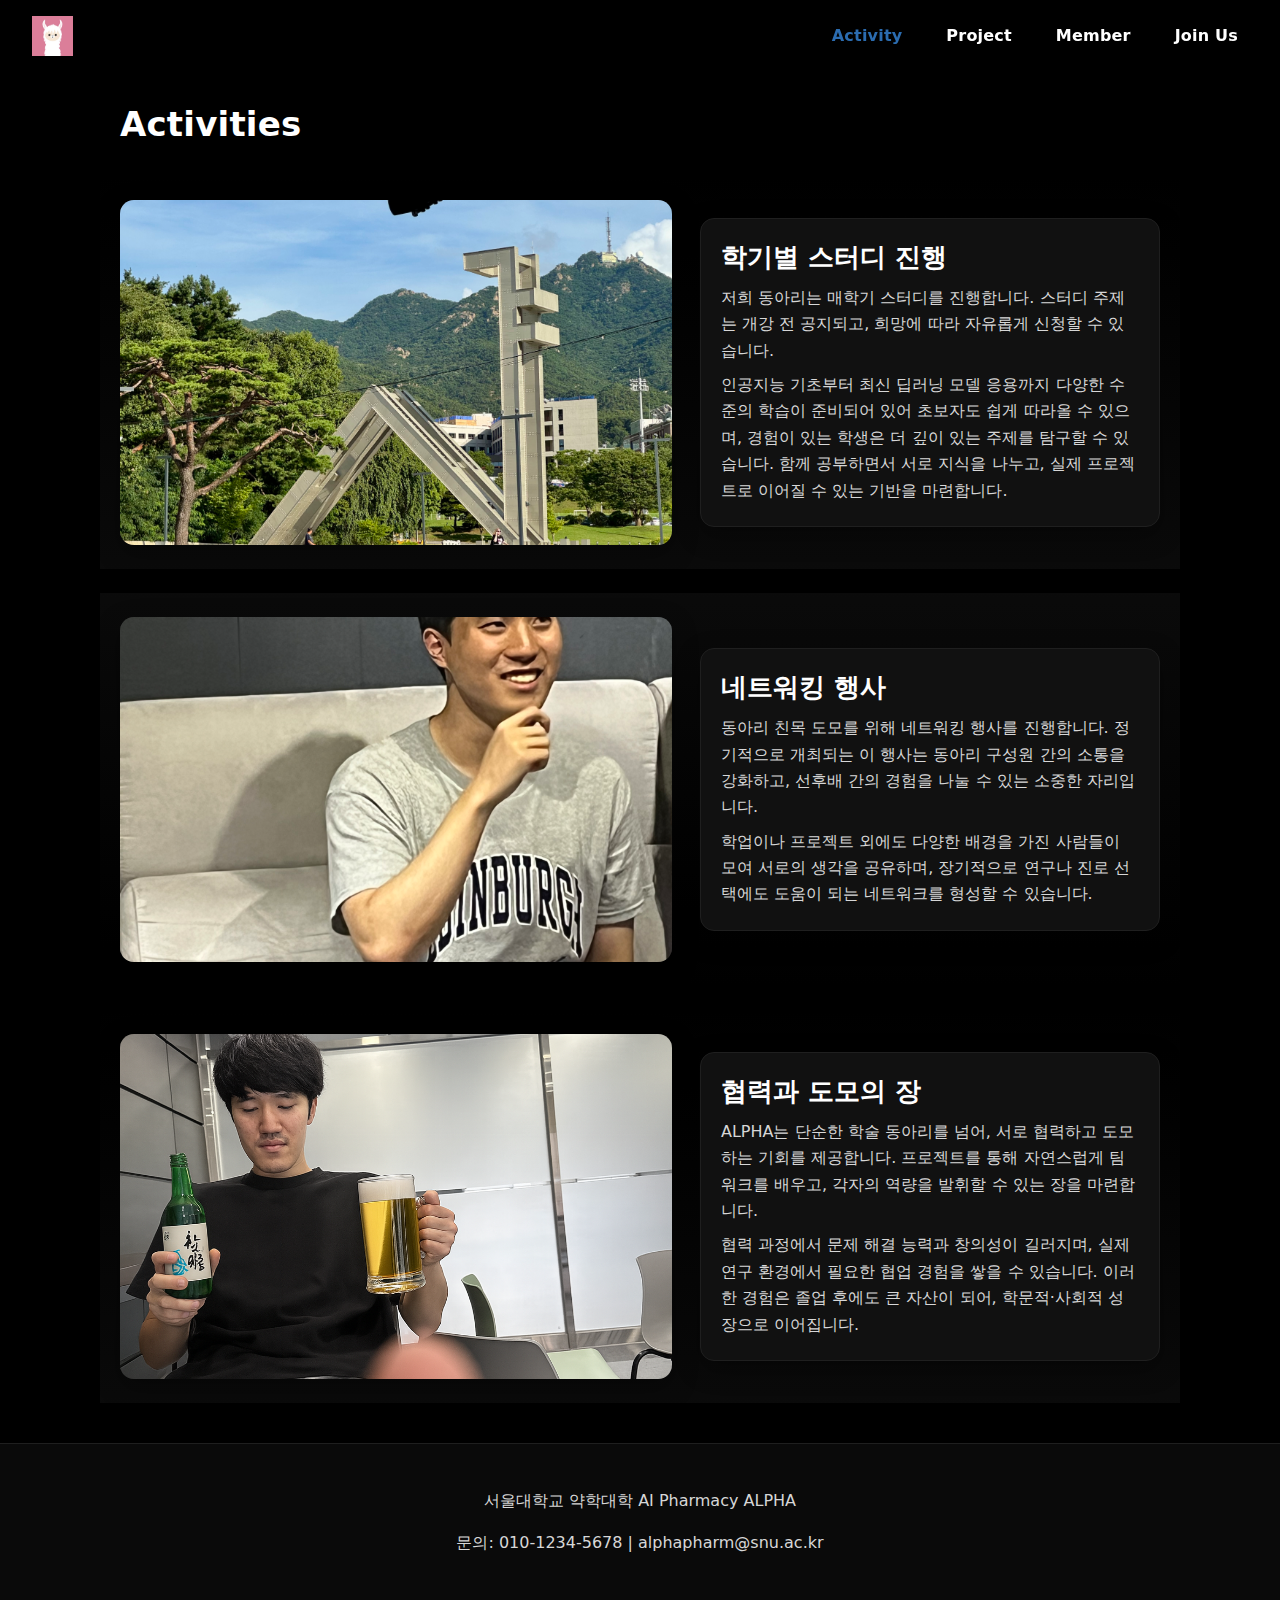
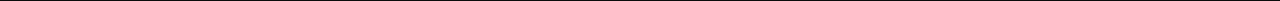
<file: activities.html>
<!DOCTYPE html>
<html lang="ko">
<head>
  <meta charset="UTF-8" />
  <meta name="viewport" content="width=device-width, initial-scale=1.0"/>
  <title>ALPHA — Activities</title>
  <link rel="stylesheet" href="style/styleact.css">
</head>
<body>
  <header class="main-header">
    <div class="logo-area">
      <a href="index.html" aria-label="홈으로">
        <img src="image/logo.png" alt="AI Pharmacy ALPHA 로고" class="logo">
      </a>
    </div>
    <nav class="main-nav" aria-label="주요 메뉴">
      <ul>
        <li><a href="activities.html" aria-current="page">Activity</a></li>
        <li><a href="project.html">Project</a></li>
        <li><a href="member.html">Member</a></li>
        <li><a href="join.html">Join Us</a></li>
      </ul>
    </nav>
  </header>

  <main id="content" role="main">
    <h1 class="page-title">Activities</h1>

    <!-- 섹션 1: 스터디 -->
    <section class="activity-block" id="study">
      <figure class="activity-media">
        <img src="image/SNU.jpg" alt="스터디에서 함께 토론하는 모습">
      </figure>
      <div class="activity-text">
        <h2>학기별 스터디 진행</h2>
        <p>
          저희 동아리는 매학기 스터디를 진행합니다. 스터디 주제는 개강 전 공지되고,
          희망에 따라 자유롭게 신청할 수 있습니다. 
        </p>
        <p>
          인공지능 기초부터 최신 딥러닝 모델 응용까지 다양한 수준의 학습이 준비되어 있어
          초보자도 쉽게 따라올 수 있으며, 경험이 있는 학생은 더 깊이 있는 주제를 탐구할 수 있습니다.
          함께 공부하면서 서로 지식을 나누고, 실제 프로젝트로 이어질 수 있는 기반을 마련합니다.
        </p>
      </div>
    </section>

    <!-- 섹션 2: 네트워킹 -->
    <section class="activity-block" id="networking">
      <figure class="activity-media">
        <img src="image/DIC.jpg" alt="동아리 네트워킹 행사 현장">
      </figure>
      <div class="activity-text">
        <h2>네트워킹 행사</h2>
        <p>
          동아리 친목 도모를 위해 네트워킹 행사를 진행합니다. 정기적으로 개최되는 이 행사는
          동아리 구성원 간의 소통을 강화하고, 선후배 간의 경험을 나눌 수 있는 소중한 자리입니다.
        </p>
        <p>
          학업이나 프로젝트 외에도 다양한 배경을 가진 사람들이 모여 서로의 생각을 공유하며,
          장기적으로 연구나 진로 선택에도 도움이 되는 네트워크를 형성할 수 있습니다.
        </p>
      </div>
    </section>

    <!-- 섹션 3: 협력 기회 -->
    <section class="activity-block" id="collaboration">
      <figure class="activity-media">
        <img src="image/DONG.png" alt="프로젝트 협업을 하는 모습">
      </figure>
      <div class="activity-text">
        <h2>협력과 도모의 장</h2>
        <p>
          ALPHA는 단순한 학술 동아리를 넘어, 서로 협력하고 도모하는 기회를 제공합니다.
          프로젝트를 통해 자연스럽게 팀워크를 배우고, 각자의 역량을 발휘할 수 있는 장을 마련합니다.
        </p>
        <p>
          협력 과정에서 문제 해결 능력과 창의성이 길러지며, 실제 연구 환경에서 필요한 협업 경험을 쌓을 수 있습니다.
          이러한 경험은 졸업 후에도 큰 자산이 되어, 학문적·사회적 성장으로 이어집니다.
        </p>
      </div>
    </section>
  </main>

  <footer>
    <div><p>서울대학교 약학대학 AI Pharmacy ALPHA</p></div>
    <div><p>문의: 010-1234-5678 | alphapharm@snu.ac.kr</p></div>
  </footer>
</body>
</html>
</file>
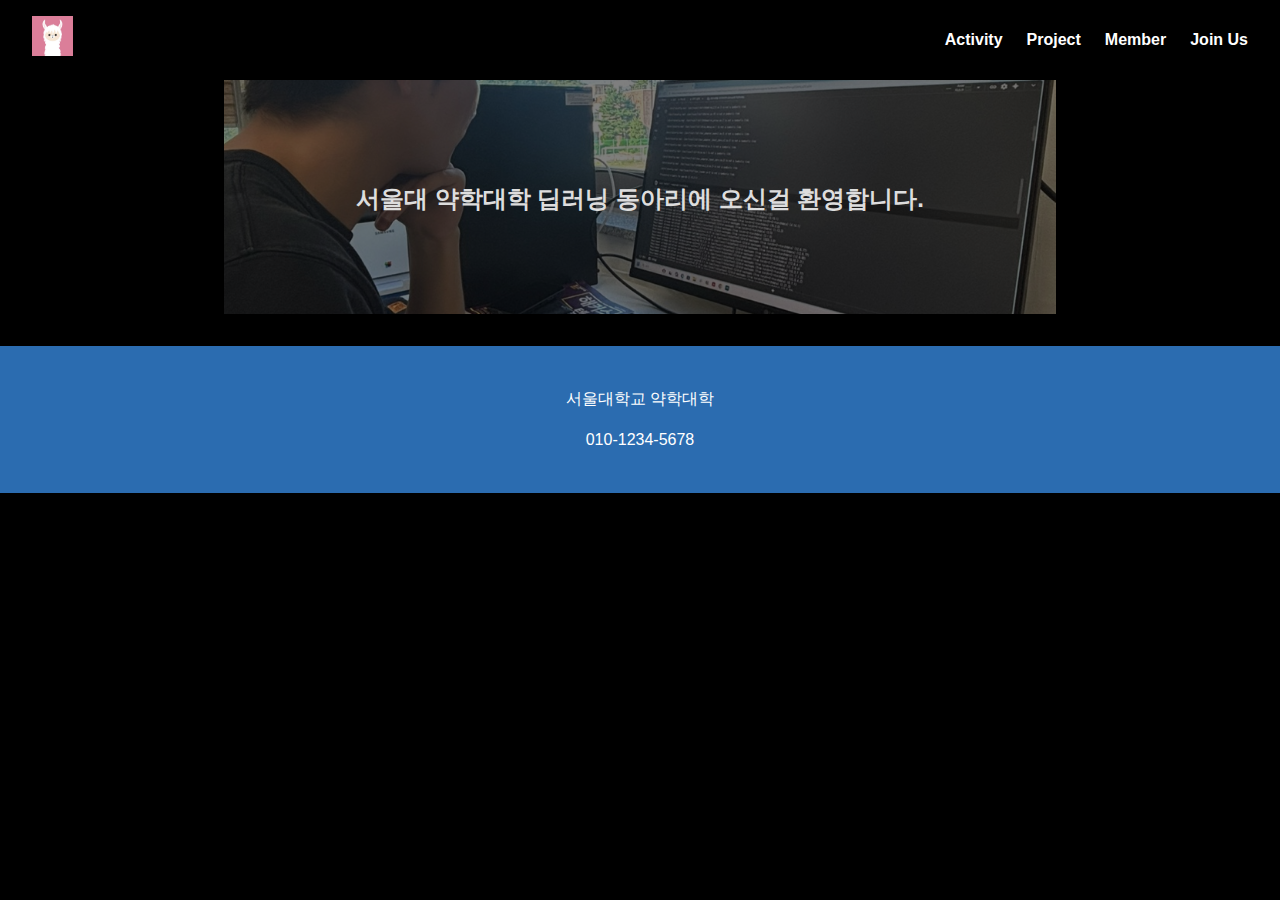
<file: home.html>
<!DOCTYPE html>
<html>
<head>
    <meta charset="UTF-8">
    <meta name="viewport" content="width=device-width, initial-scale=1.0">
    <title>AI pharmacy ALPHA</title>
    <link rel="stylesheet" href="style.css">
</head>
<body>
    <header class="main-header">
        <div class="logo-area">
            <img src="logo.png" alt="ALPHA 로고" class="logo">
        </div>
        <nav class="main-nav"> 
            <ul>
                <li><a href="activities.html">Activity</a></li>
                <li><a href="project.html">Project</a></li>
                <li><a href="member.html">Member</a></li>
                <li><a href="join.html">Join Us</a></li>
            </ul>
        </nav>
    </header>

    <main role="main">
        <section class="hero">
            <h2>서울대 약학대학 딥러닝 동아리에 오신걸 환영합니다.</h2>
        </section>
    </main>

    <footer>
        <div><p>서울대학교 약학대학</p></div>
        <div><p>010-1234-5678</p></div>
    </footer>
</body>
</html>
</file>
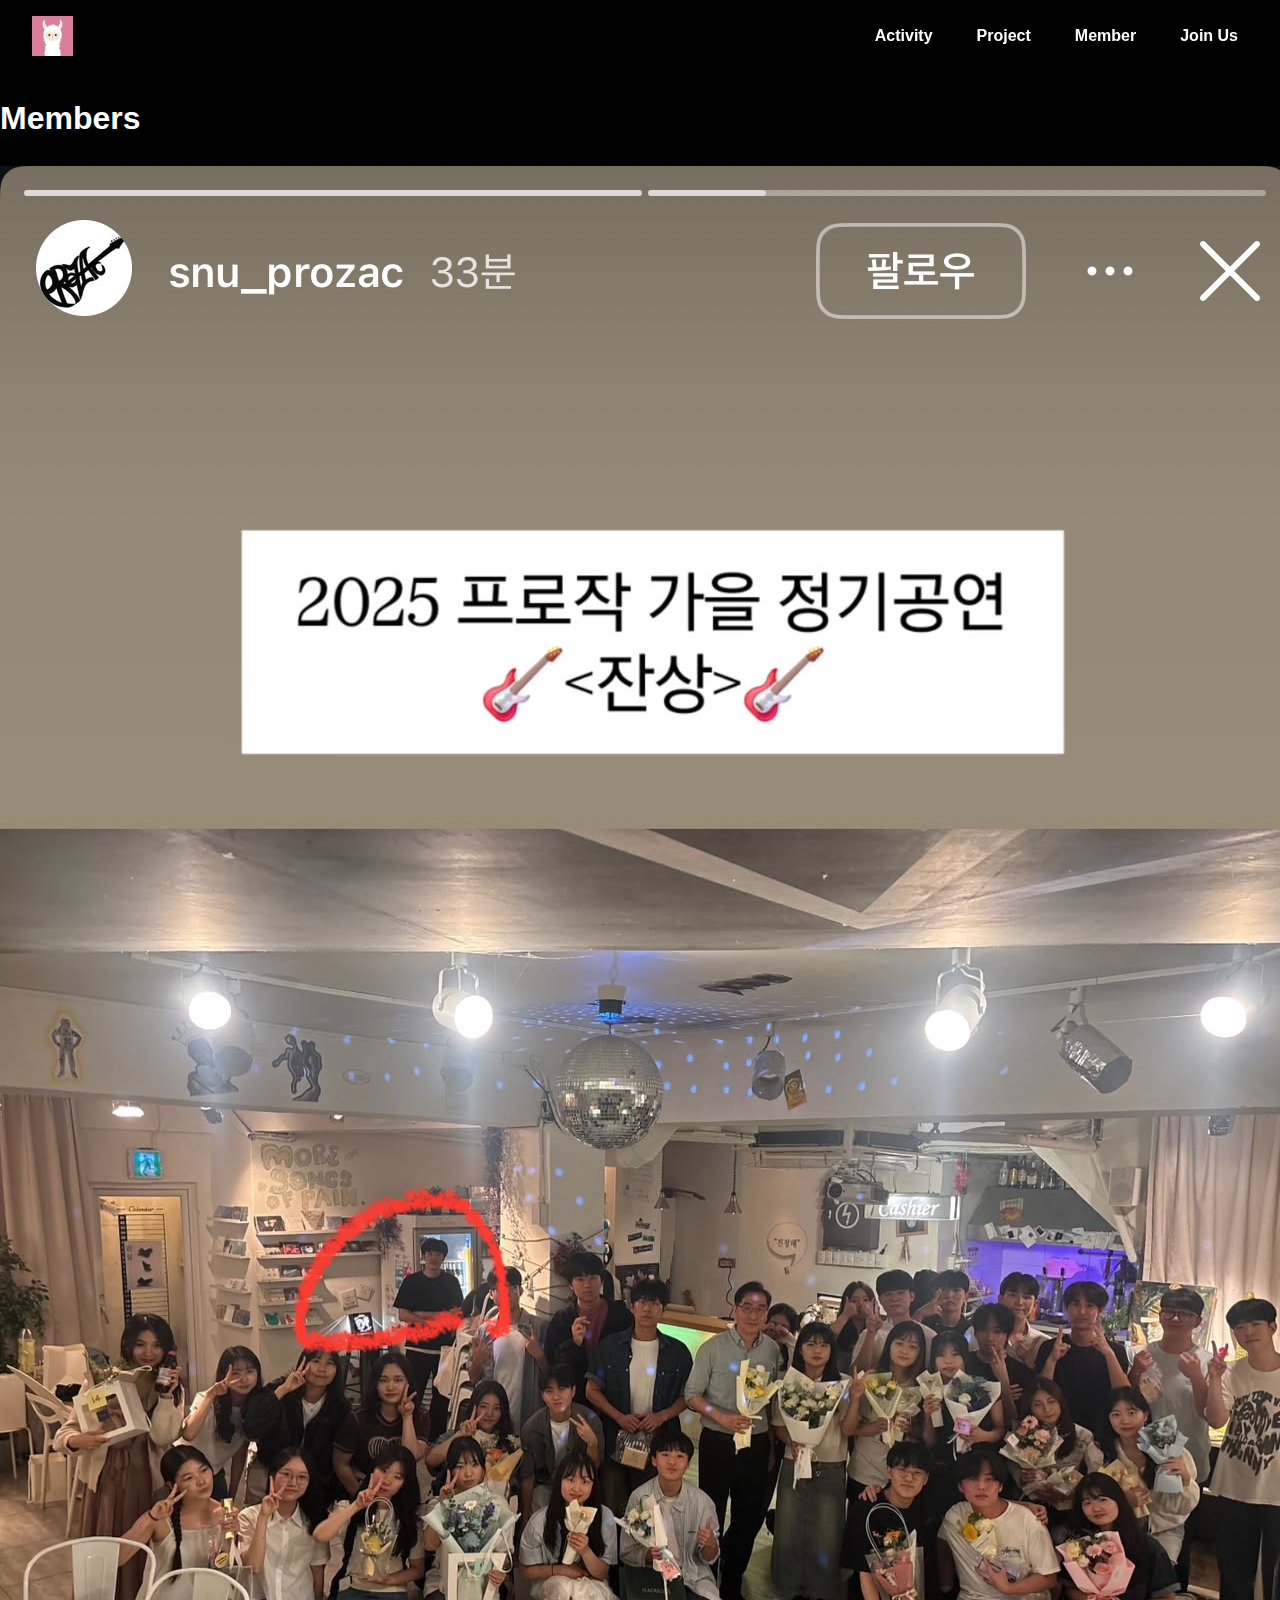
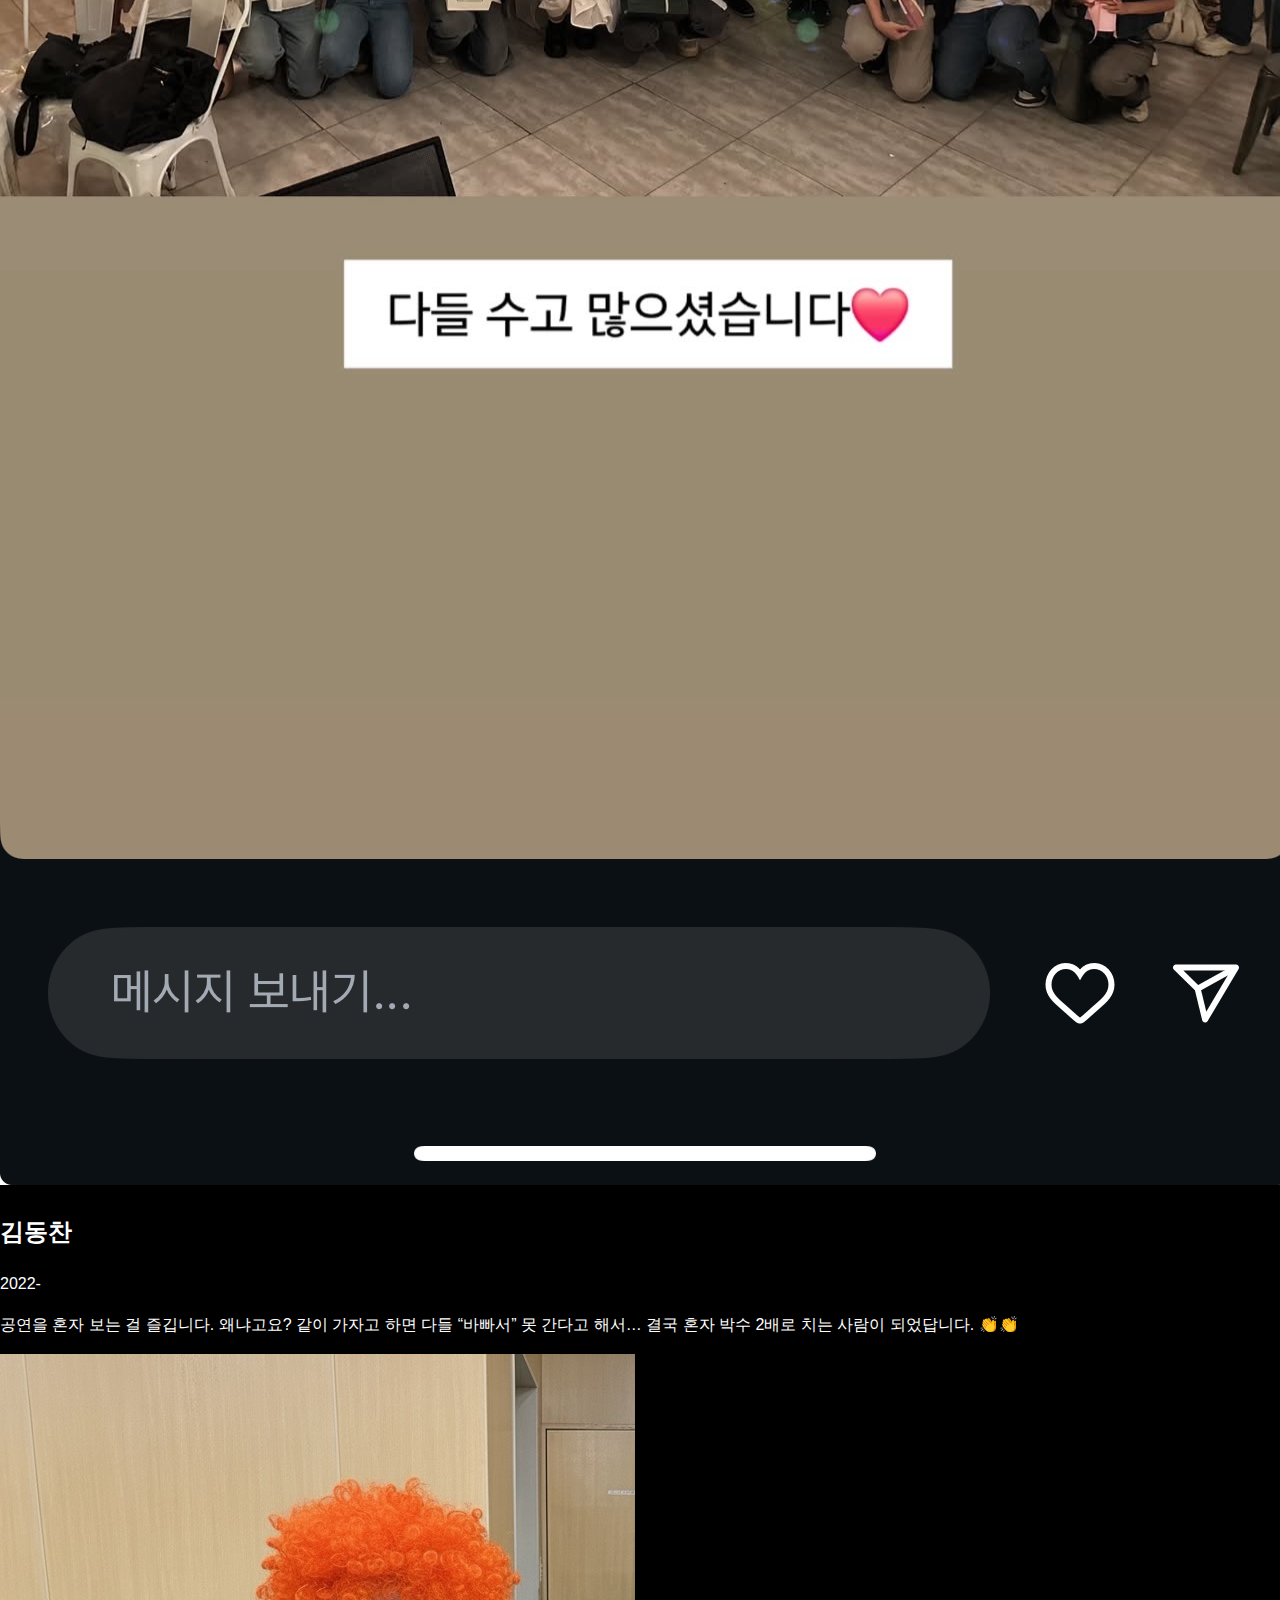
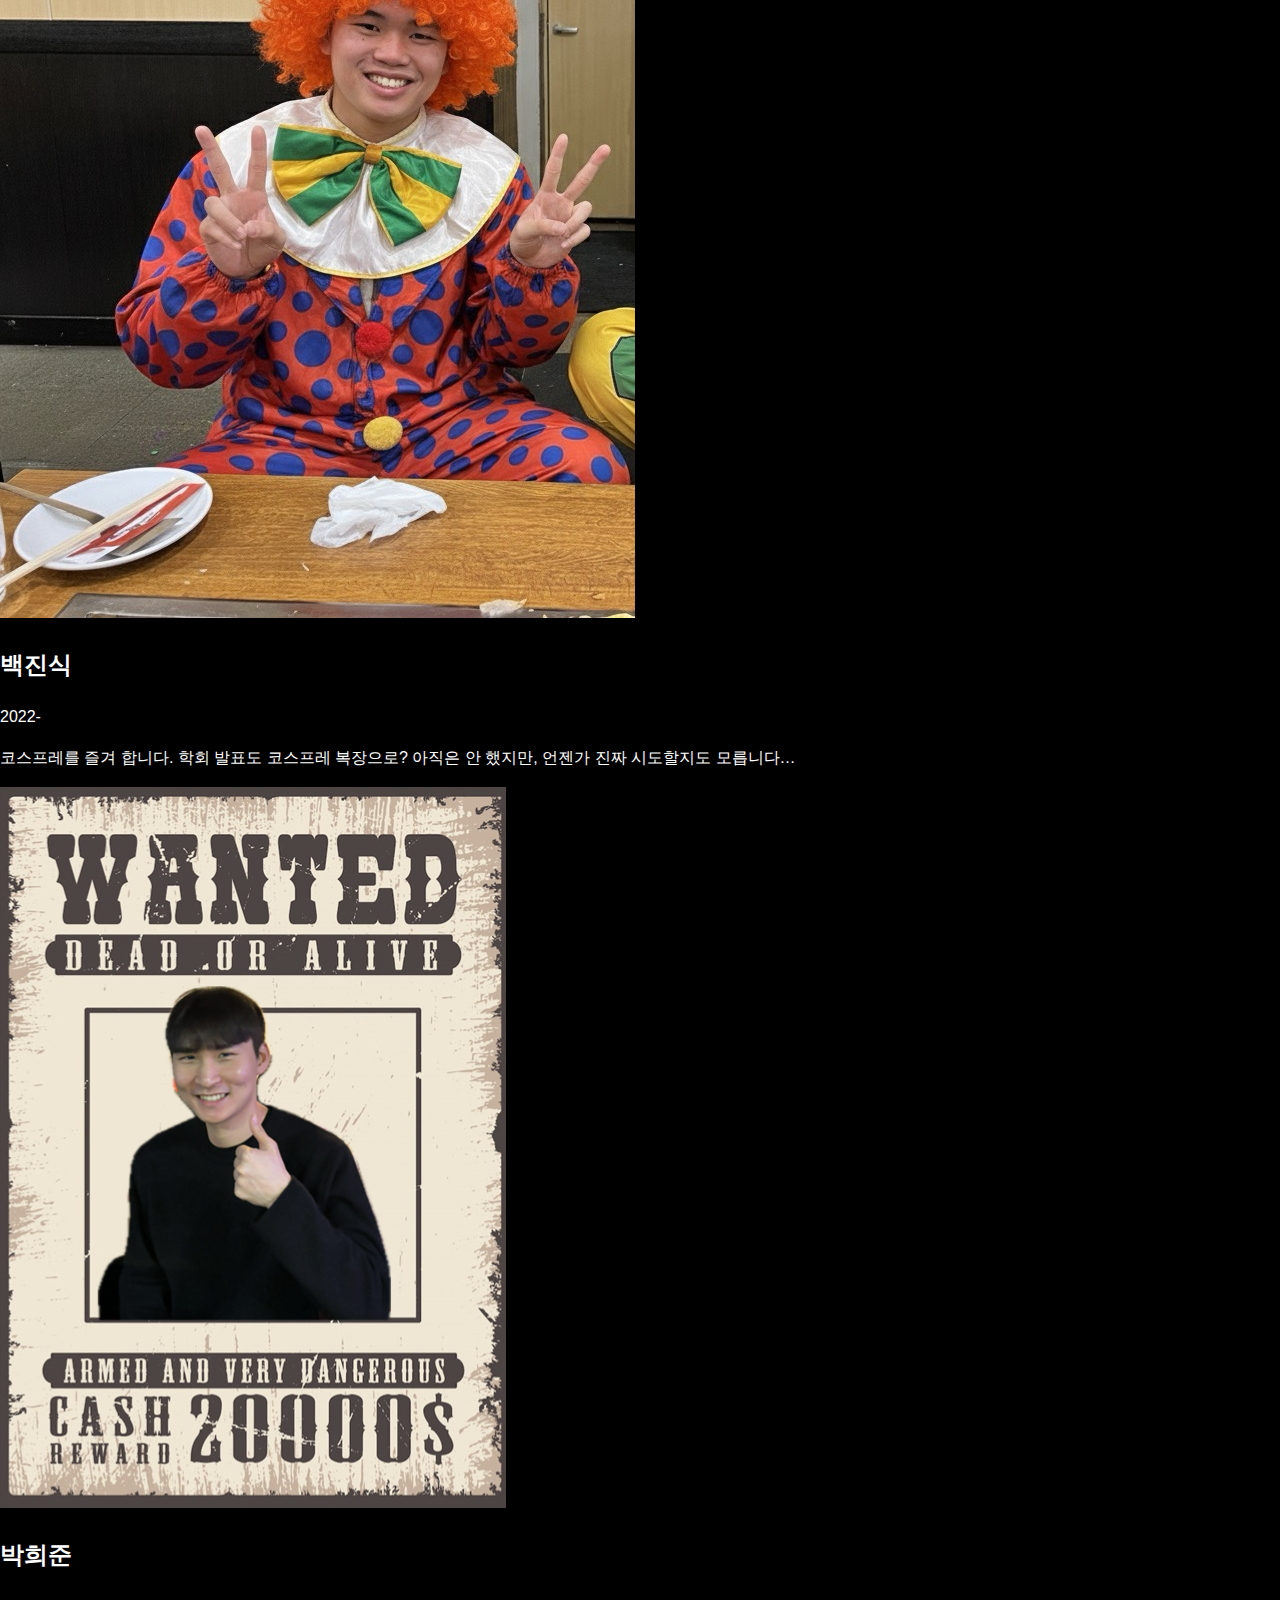
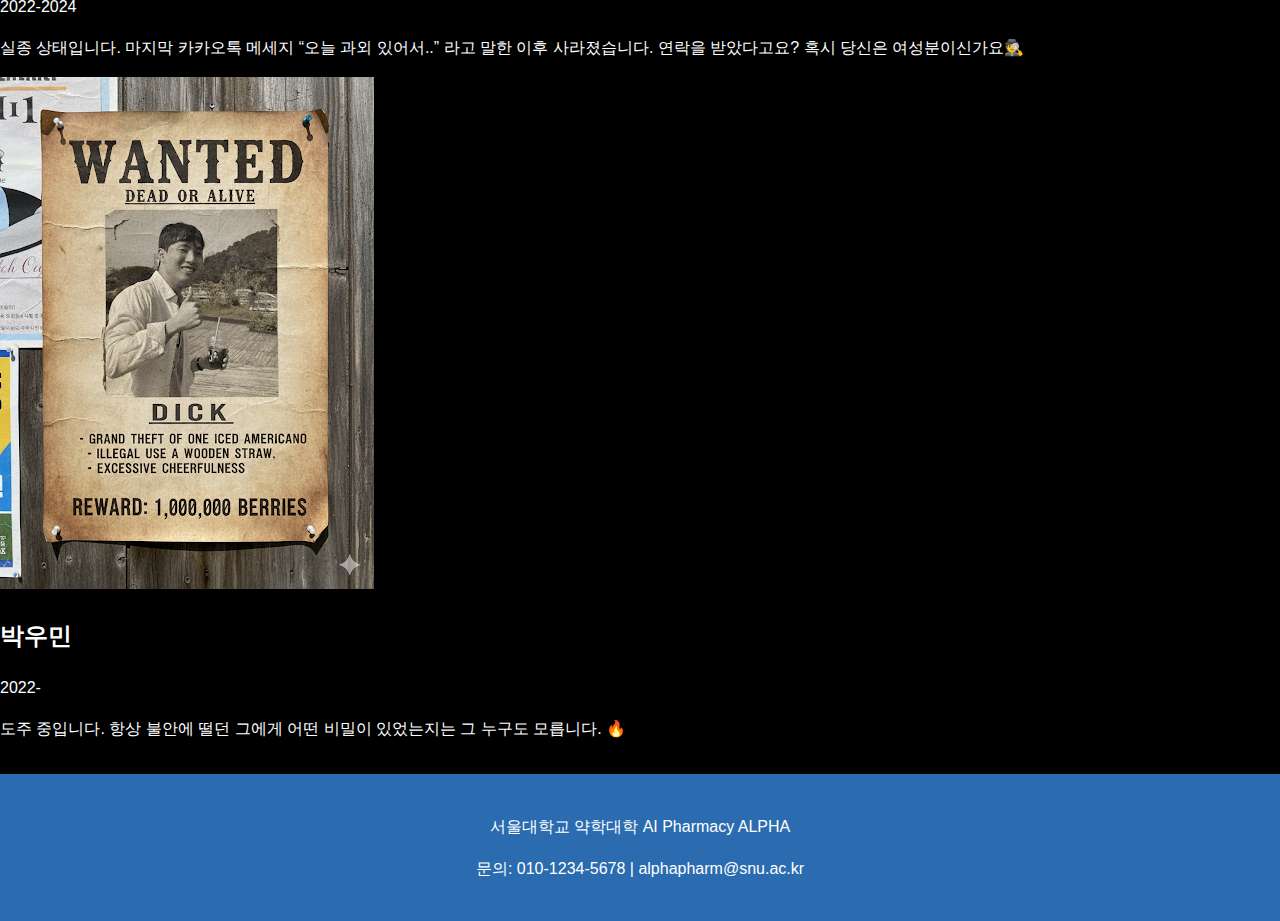
<file: member.html>
<!DOCTYPE html>
<html lang="ko">
<head>
  <meta charset="UTF-8" />
  <meta name="viewport" content="width=device-width, initial-scale=1.0"/>
  <title>ALPHA — Members</title>
  <link rel="stylesheet" href="../style/style.css" />
</head>
<body>
  <header class="main-header">
    <div class="logo-area">
      <a href="index.html" aria-label="홈으로">
        <img src="../image/logo.png" alt="AI Pharmacy ALPHA 로고" class="logo">
      </a>
    </div>
    <nav class="main-nav" aria-label="주요 메뉴">
      <ul>
        <li><a href="activities.html">Activity</a></li>
        <li><a href="project.html">Project</a></li>
        <li><a href="member.html" aria-current="page">Member</a></li>
        <li><a href="join.html">Join Us</a></li>
      </ul>
    </nav>
  </header>

  <main role="main">
    <h1 class="page-title">Members</h1>
    <section class="member-list">
      
      <!-- 멤버 1 -->
      <article class="member-card">
        <img src="image/alonechan.jpg" alt="김동찬 사진" class="member-photo">
        <div class="member-info">
          <h2>김동찬</h2>
          <p>2022-</p>
          <p>공연을 혼자 보는 걸 즐깁니다. 왜냐고요?  
             같이 가자고 하면 다들 “바빠서” 못 간다고 해서…  
             결국 혼자 박수 2배로 치는 사람이 되었답니다. 👏👏</p>
        </div>
      </article>
      
      <!-- 멤버 2 -->
      <article class="member-card">
        <img src="image/sick.jpg" alt="백진식 사진" class="member-photo">
        <div class="member-info">
          <h2>백진식</h2>
          <p>2022-</p>
          <p>코스프레를 즐겨 합니다. 학회 발표도 코스프레 복장으로?  
             아직은 안 했지만, 언젠가 진짜 시도할지도 모릅니다…  
            </p>
        </div>
      </article>

      <!-- 멤버 3 -->
      <article class="member-card">
        <img src="image/nickpick.png" alt="박희준 사진" class="member-photo">
        <div class="member-info">
          <h2>박희준</h2>
          <p>2022-2024</p>
          <p>실종 상태입니다. 마지막 카카오톡 메세지 “오늘 과외 있어서..”  
             라고 말한 이후 사라졌습니다. 
             연락을 받았다고요? 혹시 당신은 여성분이신가요🕵️</p>
        </div>
      </article>

      <!-- 멤버 4 -->
      <article class="member-card">
        <img src="image/dicpic.jpg" alt="박우민 사진" class="member-photo">
        <div class="member-info">
          <h2>박우민</h2>
          <p>2022-</p>
          <p>도주 중입니다. 항상 불안에 떨던 그에게 어떤
            비밀이 있었는지는 그 누구도 모릅니다. 🔥</p>
        </div>
      </article>

    </section>
  </main>

  <footer>
    <div><p>서울대학교 약학대학 AI Pharmacy ALPHA</p></div>
    <div><p>문의: 010-1234-5678 | alphapharm@snu.ac.kr</p></div>
  </footer>
</body>
</html>
</file>
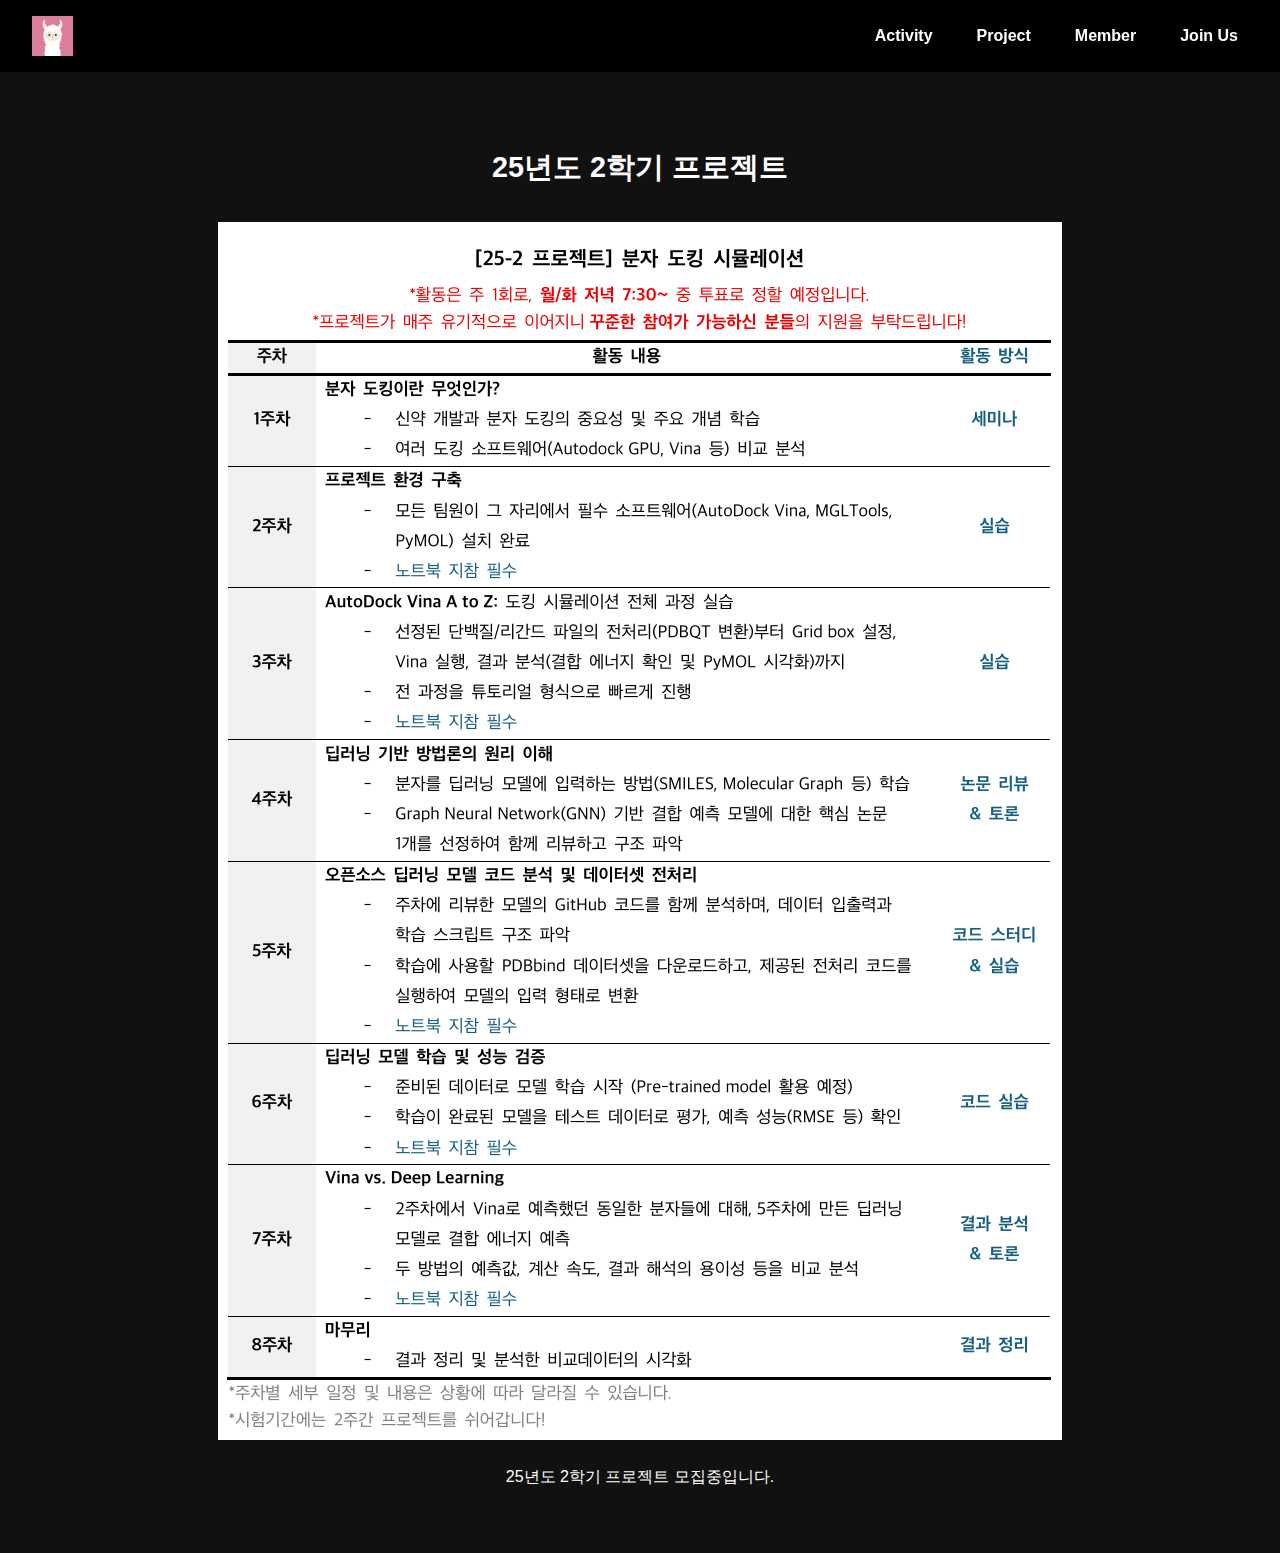
<file: project.html>
<!DOCTYPE html>

<head>
    <meta charset="UTF-8">
    <meta name="viewport" content="width=device-width, initial-scale=1.0">
    <title>project</title>
    <link rel="stylesheet" href="style/style.css">
</head>
<body>
  <header class="main-header">
    <div class="logo-area">
      <a href="index.html" aria-label="홈으로">
        <img src="image/logo.png" alt="AI Pharmacy ALPHA 로고" class="logo">
      </a>
    </div>
    <nav class="main-nav" aria-label="주요 메뉴">
      <ul>
        <li><a href="activities.html" aria-current="page">Activity</a></li>
        <li><a href="project.html">Project</a></li>
        <li><a href="member.html">Member</a></li>
        <li><a href="join.html">Join Us</a></li>
      </ul>
    </nav>
  </header>
  <main role ="main">
    <section class="about">
        <h2>25년도 2학기 프로젝트</h2>
        <img src="image/project.png" alt="프로젝트 이미지">
        <p>25년도 2학기 프로젝트 모집중입니다.</p>
    </section>
  </main>

</body>
</html>
</file>
<file: style/styleact.css>
/* ===== Base (메인 톤과 일치) ===== */
:root {
  --bg: #000;
  --bg-soft: #111;
  --panel: #1b1b1b;
  --text: #fff;
  --text-dim: #d7d7d7;
  --accent: #2b6cb0;
  --radius: 14px;
  --shadow: 0 8px 24px rgba(0,0,0,0.35);
  --maxw: 1080px;
}

* { box-sizing: border-box; }
html, body { height: 100%; }
body {
  margin: 0;
  font-family: "Noto Sans KR", system-ui, -apple-system, Segoe UI, Roboto, Arial, sans-serif;
  background: var(--bg);
  color: var(--text);
  line-height: 1.65;
}

/* ===== Header / Nav (메인과 동일한 느낌) ===== */
.main-header {
  position: sticky; top: 0;
  z-index: 100;
  display: flex; align-items: center; justify-content: space-between;
  padding: 1rem 2rem;
  background: linear-gradient(to bottom, rgba(0,0,0,0.7), rgba(0,0,0,0)); 
  backdrop-filter: blur(4px);
}
.logo { height: 40px; display:block; }
.main-nav ul {
  display:flex; gap:1.5rem ; list-style:none; margin:0; padding:0;
}
.main-nav a {
  color: var(--text); text-decoration:none; font-weight:700; letter-spacing:.2px;
  padding:6px 10px; border-radius: 8px; transition: transform .15s ease, background .15s ease;
}
.main-nav a:hover { background:#1f1f1f; transform: translateY(-1px); }
.main-nav a[aria-current="page"] { color: var(--accent); }

/* ===== Page Title ===== */
.page-title {
  max-width: var(--maxw);
  margin: 24px auto 8px;
  padding: 0 20px;
  font-size: clamp(24px, 3vw, 34px);
  font-weight: 800;
  letter-spacing: .2px;
}

/* ===== Activity Blocks ===== */
.activity-block {
  max-width: var(--maxw);
  margin: 24px auto;
  padding: 24px 20px;
  display: grid;
  grid-template-columns: 1.2fr 1fr; /* 이미지 비중 살짝 더 큼 */
  gap: 28px;
  align-items: center;
}

.activity-block .activity-media {
  margin: 0;
  border-radius: var(--radius);
  overflow: hidden;
  box-shadow: var(--shadow);
  background: var(--panel);
}
.activity-block .activity-media img {
  display:block; width:100%; height:100%;
  object-fit: cover;
  aspect-ratio: 16 / 10; /* 균일한 썸네일 비율 */
}

.activity-block .activity-text {
  background: var(--bg-soft);
  border: 1px solid #1f1f1f;
  border-radius: var(--radius);
  padding: 22px 20px;
  box-shadow: var(--shadow);
}
.activity-block .activity-text h2 {
  margin: 0 0 10px;
  font-size: clamp(20px, 2.4vw, 26px);
  line-height: 1.3;
}
.activity-block .activity-text p {
  margin: 10px 0 0;
  color: var(--text-dim);
}
.activity-block .activity-text p + p { margin-top: 8px; }

/* 좌우 반전 레이아웃 (이미지/텍스트 순서 바꾸기) */
.activity-block.reverse {
  grid-template-columns: 1fr 1.2fr;
}
.activity-block.reverse .activity-media { order: 2; }
.activity-block.reverse .activity-text { order: 1; }

/* 구분선 느낌의 섹션 배경 */
#study   { background: linear-gradient(180deg, rgba(17,17,17,0) 0%, rgba(17,17,17,.6) 100%); }
#networking { background: linear-gradient(180deg, rgba(17,17,17,.6) 0%, rgba(17,17,17,0) 100%); }
#collaboration { background: linear-gradient(180deg, rgba(17,17,17,0) 0%, rgba(17,17,17,.6) 100%); }

/* ===== Footer ===== */
footer {
  margin-top: 40px;
  background: #0a0a0a;
  border-top: 1px solid #1f1f1f;
  text-align: center;
  padding: 28px 20px;
  color: var(--text-dim);
}
footer a { color: var(--accent); text-decoration: none; }
footer a:hover { text-decoration: underline; }

/* ===== Responsive ===== */
@media (max-width: 960px) {
  .activity-block {
    grid-template-columns: 1fr;
  }
  .activity-block.reverse .activity-media,
  .activity-block.reverse .activity-text {
    order: initial; /* 모바일에서는 순서 원복: 이미지 위 / 텍스트 아래 */
  }
  .main-header { padding: 12px 16px; }
  .main-nav ul { gap: 14px; }
}

@media (prefers-reduced-motion: no-preference) {
  .activity-block .activity-media img { transition: transform .3s ease; }
  .activity-block .activity-media:hover img { transform: scale(1.02); }
}
</file>
<file: style.css>
/* 전체 스타일 */
body {
    margin: 0;
    font-family: "Noto Sans KR", sans-serif;
    background-color: #000; /* 검정 배경 */
    color: white;
    line-height: 1.6;
}

/* 헤더 */
.main-header {
    display: flex;
    justify-content: space-between; /* 로고는 왼쪽, 메뉴는 오른쪽 */
    align-items: center;
    padding: 1rem 2rem;
}

.logo {
    height: 40px;
}

/* 네비게이션 */
.main-nav ul {
    display: flex;
    list-style: none;
    margin: 0;
    padding: 0;
    gap: 1.5rem;
}

.main-nav a {
    color: white;
    text-decoration: none;
    font-weight: bold;
}

.main-nav a:hover {
    text-decoration: underline;
}

/* Hero 영역 */
.hero {
    position: relative;
    text-align: center;
    padding: 5rem 1rem;
    background: url("background.jpg") no-repeat center center/cover;
    max-width: 800px;
    margin: auto;
}
.hero::before {
    content: "";
    position: absolute;
    top: 0; left: 0;
    width: 100%; height: 100%;
    background: rgba(0,0,0,0.5); /* 검정 반투명 */
    z-index: 0;
    pointer-events: none;
}
.hero h2 {
    font-size: 1.5rem;
    margin-bottom: 1rem;
    color: #ddd;
    position: relative;
    z-index: 1;
}

.hero h1 {
    font-size: 2.5rem;
    margin: 1rem 0;
    color: #ddd;
    position: relative;
    z-index: 1;
}

.hero p {
    font-size: 1rem;
    margin-top: 1.5rem;
    color: #ddd;
    position: relative;
    z-index: 1;

}

/* About 영역 */
.about {
    text-align: center;
    padding: 3rem 1rem;
    background-color: #111; /* hero와 구분되도록 살짝 밝은 검정 */
}

.about h2 {
    font-size: 1.8rem;
    margin-bottom: 2rem;
}

.cards {
    display: flex;
    justify-content: center;
    gap: 1.5rem;
    flex-wrap: wrap;
}

.card {
    background: #222;
    padding: 1.5rem;
    border-radius: 12px;
    min-width: 150px;
    max-width: 200px;
    box-shadow: 0 4px 6px rgba(0,0,0,0.5);
}

.card p {
    margin: 0;
    font-size: 1.1rem;
}

/* 푸터 */
footer {
    background: #2b6cb0;
    color: white;
    padding: 1.5rem 2rem;
    text-align: center;
    margin-top: 2rem;
}
</file>
<file: style/style.css>
/* 전체 스타일 */
body {
    margin: 0;
    font-family: "Noto Sans KR", sans-serif;
    background-color: #000; /* 기본 배경 */
    color: white;
    line-height: 1.6;
}

/* 헤더 */
.main-header {
    position: sticky; top: 0;
    z-index:100;
    display: flex;
    justify-content: space-between; /* 로고는 왼쪽, 메뉴는 오른쪽 */
    align-items: center;
    background: linear-gradient(to bottom, rgba(0,0,0,0.7), rgba(0,0,0,0)); 
    backdrop-filter: blur(4px);
    padding: 1rem 2rem;
}

.logo {
    height: 40px; display:block;
}

/* 네비게이션 */
.main-nav ul {
    display: flex;
    list-style: none;
    margin: 0;
    padding: 0;
    gap: 1.5rem;
}

.main-nav a {
    color: white;
    text-decoration: none;
    font-weight: bold;
    padding:6px 10px; border-radius: 8px; transition: transform .15s ease, background .15s ease;
}

.main-nav a:hover {
    text-decoration: underline;
}
.main-nav a[aria-current="page"] { color: var(--accent); }
/* Hero 영역 */
.hero {
    position: relative; /* ::before 기준 */
    text-align: center;
    padding: 5rem 1rem;
    background: url("../image/background.jpg") no-repeat center center/cover;
    max-width: 100%;  /* hero 전체 가로 채우기 */
    margin: auto;
    overflow: hidden; /* ::before가 삐져나오지 않게 */
}

.hero::before {
    content: "";
    position: absolute;
    top: 0; left: 0;
    width: 100%;
    height: 100%; /* hero 영역까지만 덮음 */
    background: rgba(0,0,0,0.5); /* 반투명 어둡게 */
    z-index: 0;
    pointer-events: none; /* 클릭 방해 안 함 */
}

.hero h2 {
    font-size: 1.5rem;
    margin-bottom: 1rem;
    position: relative;
    z-index: 1;
    color: #fff;
}

.hero h1 {
    font-size: 2.5rem;
    margin: 1rem 0;
    position: relative;
    z-index: 1;
    color: #fff;
}

.hero p {
    font-size: 1rem;
    margin-top: 1.5rem;
    color: #fff; /* 글자 선명하게 */
    position: relative;
    z-index: 1;
}

/* About 영역 */
.about {
    text-align: center;
    padding: 3rem 1rem;
    background-color: #111; /* hero와 구분되도록 살짝 밝은 검정 */
}

.about h2 {
    font-size: 1.8rem;
    margin-bottom: 2rem;
}

.cards {
    display: flex;
    justify-content: center;
    gap: 1.5rem;
    flex-wrap: wrap;
}

.card {
    background: #222;
    padding: 1.5rem;
    border-radius: 12px;
    min-width: 150px;
    max-width: 200px;
    box-shadow: 0 4px 6px rgba(0,0,0,0.5);
}

.card p {
    margin: 0;
    font-size: 1.1rem;
}

/* 푸터 */
footer {
    background: #2b6cb0;
    color: white;
    padding: 1.5rem 2rem;
    text-align: center;
    margin-top: 2rem;
}
</file>
